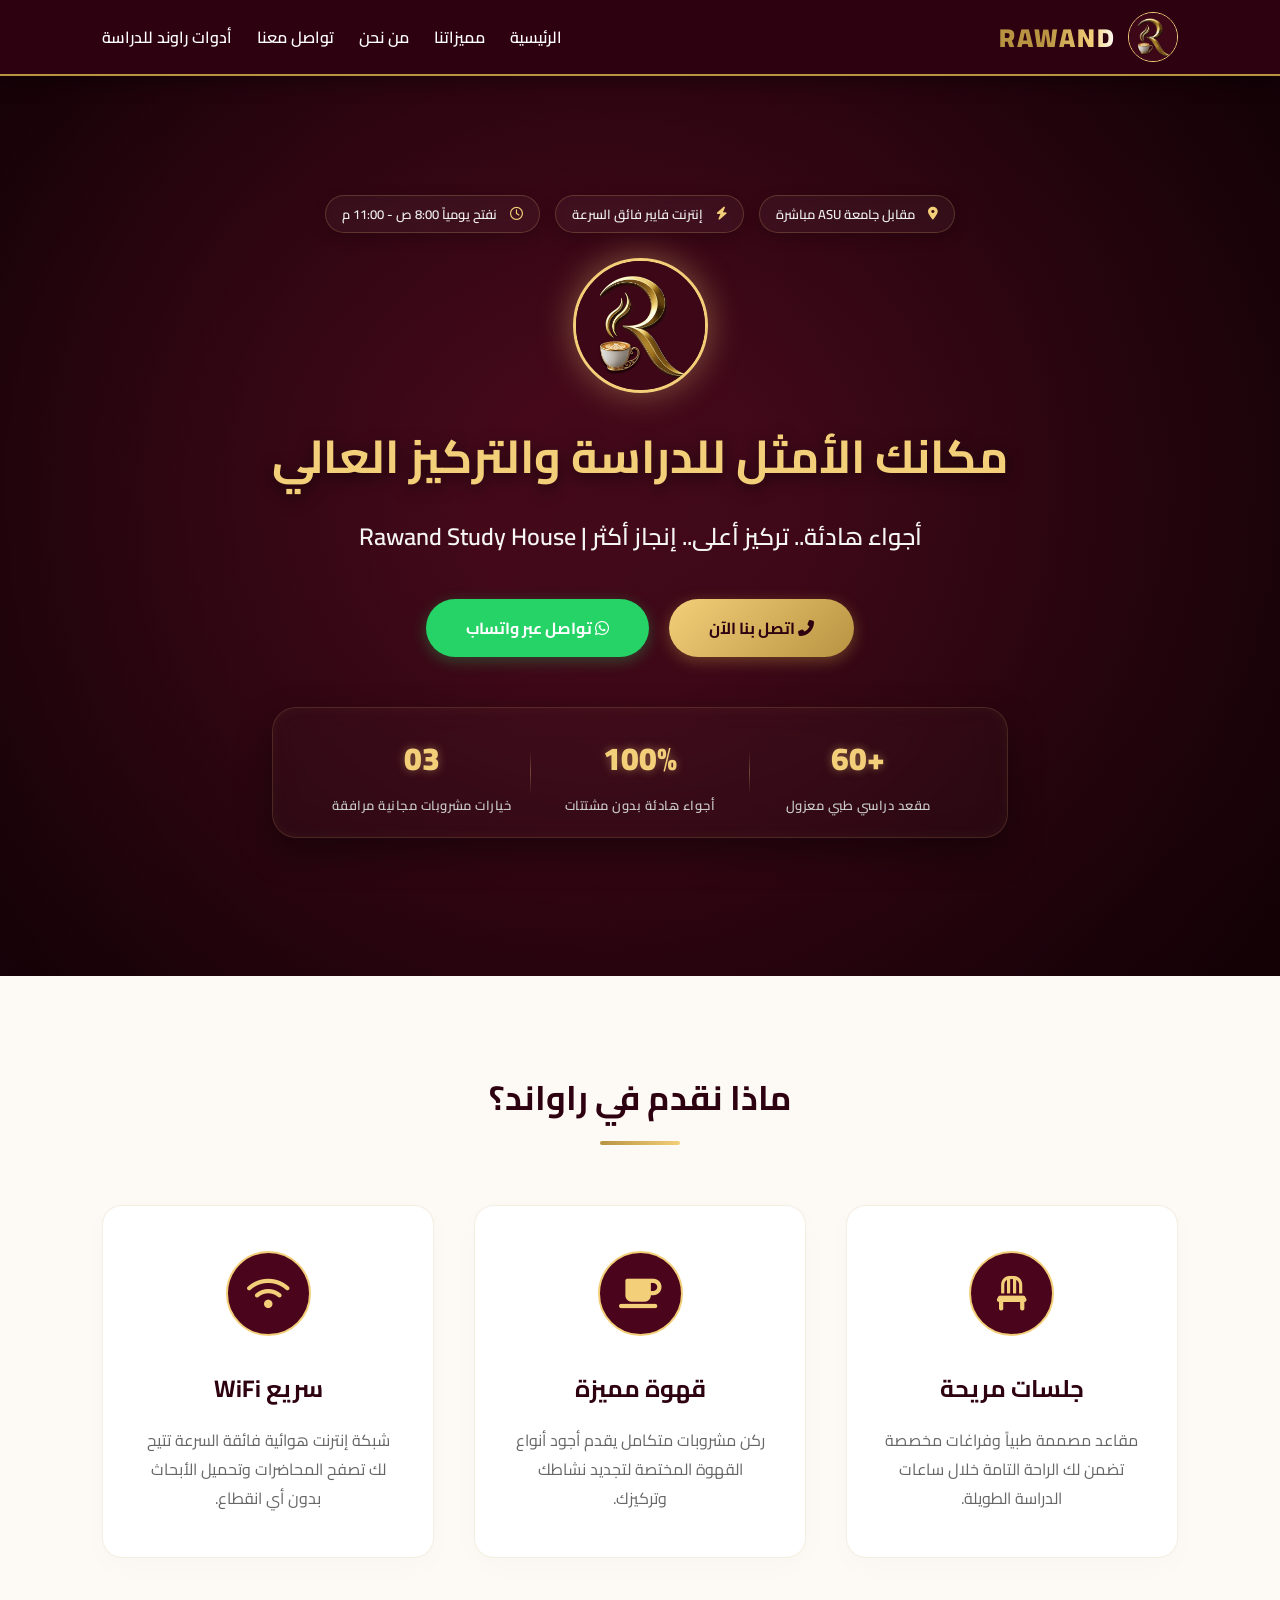
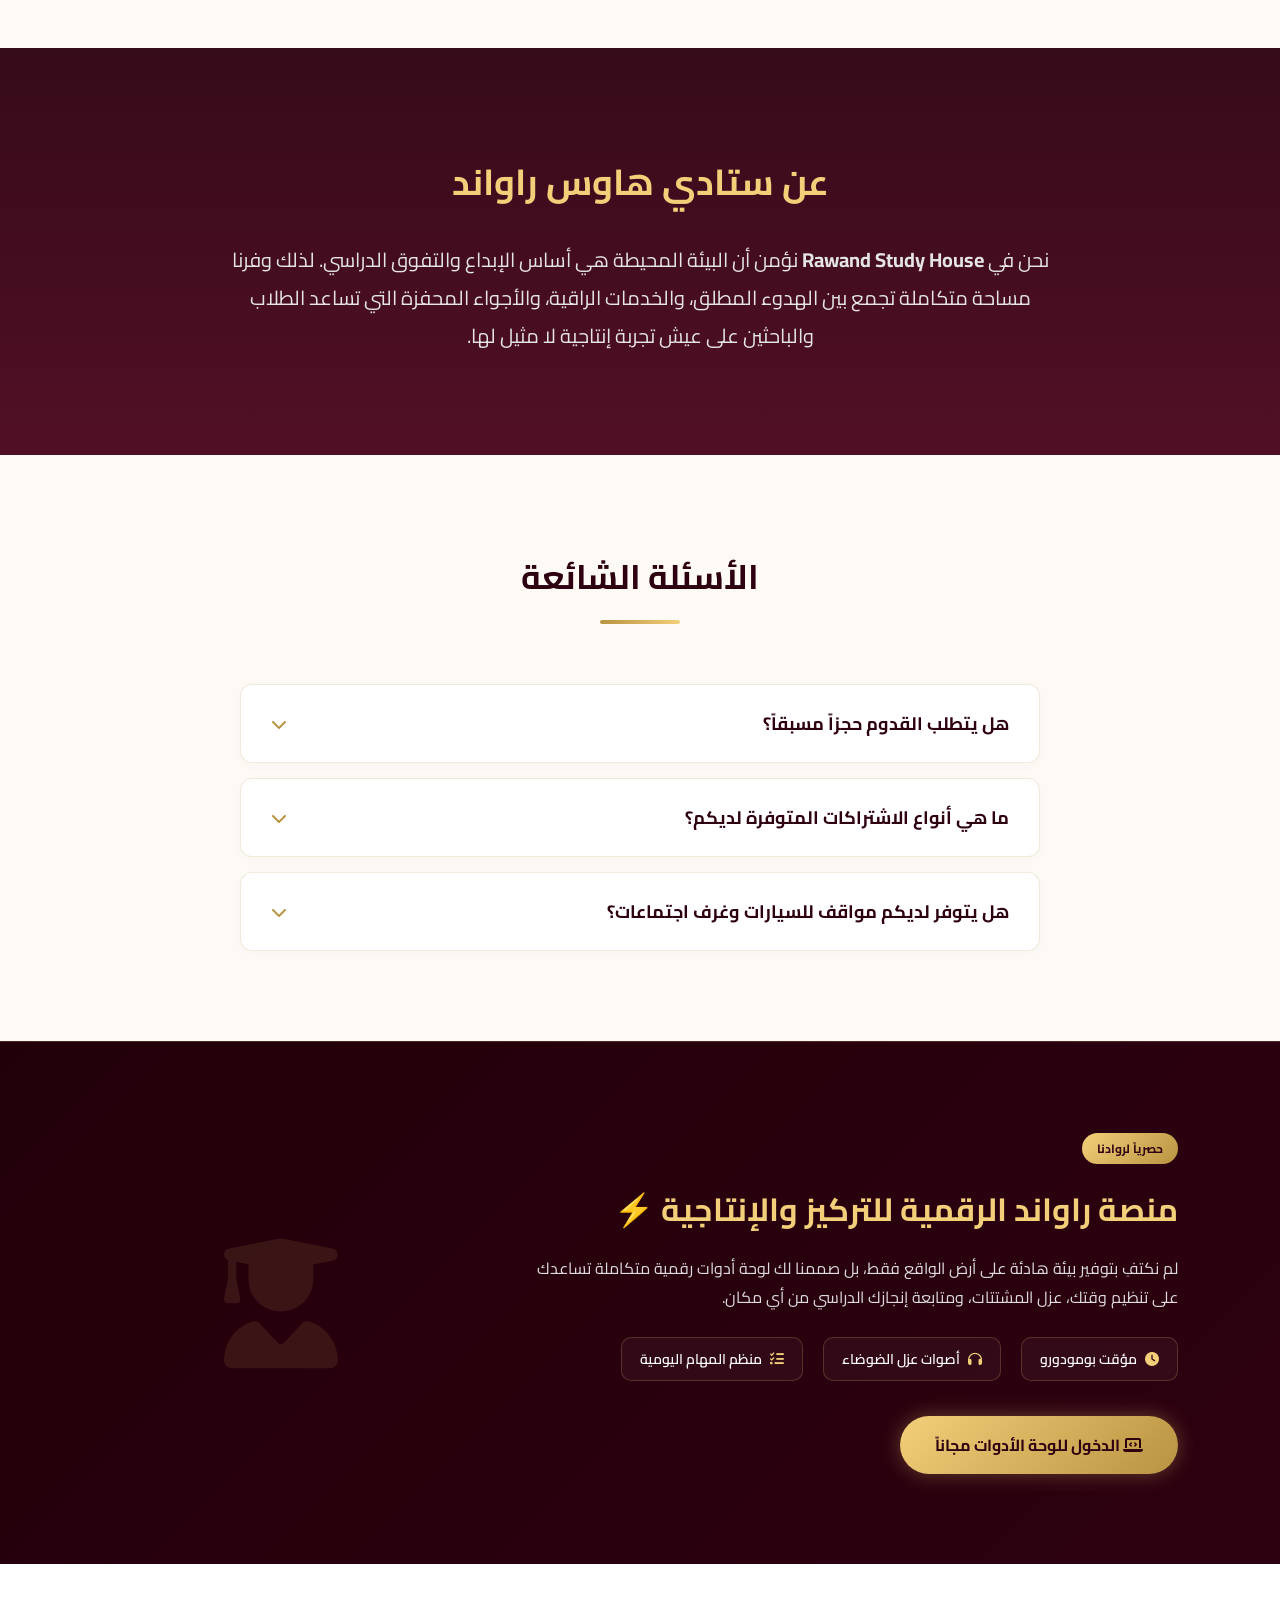
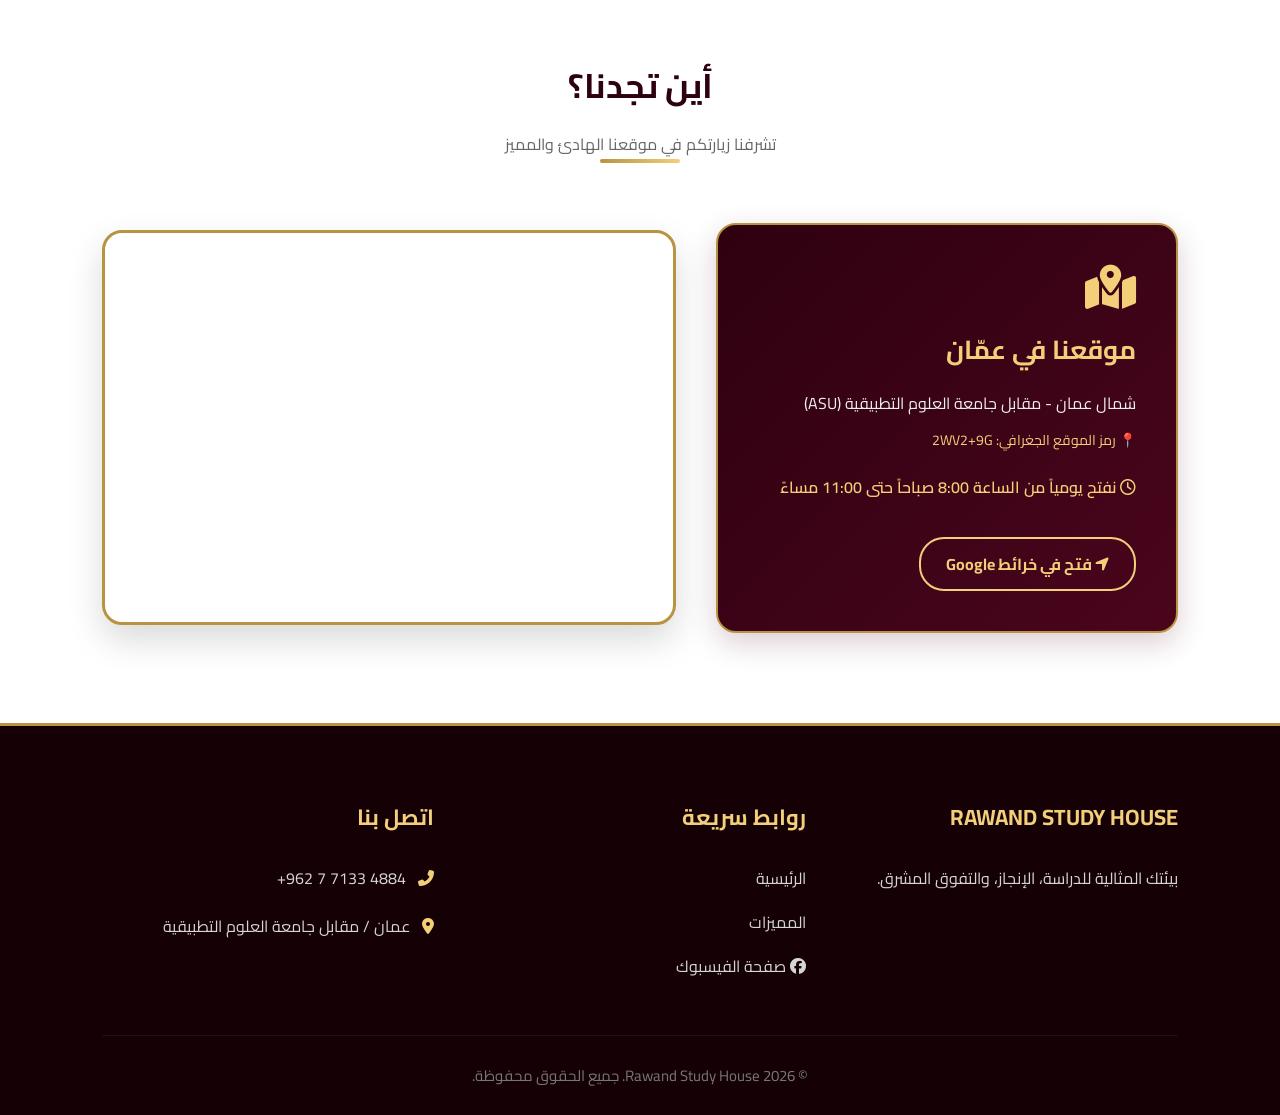
<file: index.html>
<!DOCTYPE html>
<html lang="ar" dir="rtl">
<head>
    <meta charset="UTF-8">
    <meta name="viewport" content="width=device-width, initial-scale=1.0">
    
    <title>ستادي هاوس راواند | Rawand Study House - مكانك للدراسة والتركيز في عمّان</title>
    <meta name="description" content="ستادي هاوس راواند (Rawand Study House) هو المكان الأمثل للدراسة، التركيز، والإنجاز في عمّان مقابل جامعة العلوم التطبيقية (ASU). نوفر أجواء هادئة واشتراكات مرنة للطلاب.">
    <meta name="keywords" content="ستادي هاوس راواند, Rawand Study House, جامعة العلوم التطبيقية, ASU, applied science private university, study house, study, ستادي هاوس, دراسة, مساحة دراسة عمان, مكان للدراسة, قاعات تدريس عمان">
    <meta name="author" content="Rawand Study House">
    <meta name="robots" content="index, follow">

    <link rel="canonical" href="https://www.rawandstudyhouse.com/">

    <meta property="og:type" content="website">
    <meta property="og:locale" content="ar_AR">
    <meta property="og:site_name" content="Rawand Study House">
    <meta property="og:title" content="ستادي هاوس راواند | Rawand Study House - مكانك للدراسة والتركيز">
    <meta property="og:description" content="أجواء هادئة.. تركيز أعلى.. إنجاز أكثر. تشرفنا زيارتكم في مساحة الدراسة المفضلة لطلاب الجامعات مقابل جامعة العلوم التطبيقية ASU.">
    <meta property="og:image" content="https://www.rawandstudyhouse.com/banar.jpg">
    <meta property="og:image:width" content="1200">
    <meta property="og:image:height" content="630">
    <meta property="og:url" content="https://www.rawandstudyhouse.com/">

    <meta name="twitter:card" content="summary_large_image">
    <meta name="twitter:title" content="ستادي هاوس راواند | Rawand Study House">
    <meta name="twitter:description" content="المساحة المثالية للدراسة والتركيز في عمان مقابل جامعة العلوم التطبيقية ASU.">
    <meta name="twitter:image" content="https://www.rawandstudyhouse.com/banar.jpg">
<link rel="icon" type="image/png" href="logo2.png">

<link rel="apple-touch-icon" href="logo2.png">
    <link rel="stylesheet" href="style.css">
    <link rel="stylesheet" href="https://cdnjs.cloudflare.com/ajax/libs/font-awesome/6.4.0/css/all.min.css">

    <script type="application/ld+json">
    {
      "@context": "https://schema.org",
      "@type": "LocalBusiness",
      "name": "ستادي هاوس راواند - Rawand Study House",
      "image": "https://www.rawandstudyhouse.com/logo.jpg",
      "description": "بيئة دراسية مثالية ومساحة مشتركة هادئة للطلاب والباحثين مقابل جامعة العلوم التطبيقية الخصوصية ASU.",
      "telephone": "+962771334884",
      "url": "https://www.rawandstudyhouse.com/",
      "address": {
        "@type": "PostalAddress",
        "streetAddress": "مقابل جامعة العلوم التطبيقية",
        "addressLocality": "عمّان",
        "addressCountry": "JO"
      },
      "geo": {
        "@type": "GeoCoordinates",
        "latitude": "32.0354", 
        "longitude": "35.8812"
      },
      "openingHoursSpecification": {
        "@type": "OpeningHoursSpecification",
        "dayOfWeek": [
          "Monday",
          "Tuesday",
          "Wednesday",
          "Thursday",
          "Friday",
          "Saturday",
          "Sunday"
        ],
        "opens": "08:00",
        "closes": "23:00"
      }
    }
    </script>
</head>
<body>

    <div class="ambient-glow"></div>

    <header>
        <div class="logo-container">
            <img src="./logo2.png" alt="شعار ستادي هاوس راواند - Rawand Study House Logo" class="nav-logo">
            <span class="brand-name animate-shine">RAWAND</span>
        </div>
        
        <div class="menu-toggle" id="mobile-menu">
            <i class="fas fa-bars"></i>
        </div>

        <nav id="nav-menu">
            <ul>
                <li><a href="#home">الرئيسية</a></li>
                <li><a href="#features">مميزاتنا</a></li>
                <li><a href="#about">من نحن</a></li>
                <li><a href="#contact">تواصل معنا</a></li>
                <li><a href="tools.html">أدوات راوند للدراسة</a></li>
            </ul>
        </nav>
    </header>

    <section id="home" class="hero-section">
        <div class="hero-overlay"></div>
        <div class="hero-light-beams"></div>
        
        <div class="hero-content">
            <div class="hero-badges-tray">
                <span class="hero-badge animate-float-delay1"><i class="fas fa-map-marker-alt text-gold"></i> مقابل جامعة ASU مباشرة</span>
                <span class="hero-badge animate-float-delay2"><i class="fas fa-bolt text-gold"></i> إنترنت فايبر فائق السرعة</span>
                <span class="hero-badge animate-float-delay3"><i class="far fa-clock text-gold"></i> نفتح يومياً 8:00 ص - 11:00 م</span>
            </div>

            <img src="logo2.png" alt="Rawand Study House Logo" class="main-hero-logo float-animation">
            
            <h1 class="slide-down-fade">مكانك الأمثل للدراسة والتركيز العالي</h1>
            <p class="tagline slide-up-fade">أجواء هادئة.. تركيز أعلى.. إنجاز أكثر | Rawand Study House</p>
            
            <div class="hero-buttons pop-in-delay">
                <a href="tel:+962771334884" class="btn-gold"><i class="fas fa-phone-alt"></i> اتصل بنا الآن</a>
                <a href="https://wa.me/962771334884?text=مرحبا%20راواند%20ستادي%20هاوس%20أود%20الاستفسار%20عن%20باقات%20الدراسة%20المتاحة%20اليوم" target="_blank" class="btn-whatsapp"><i class="fab fa-whatsapp"></i> تواصل عبر واتساب</a>
            </div>

            <div class="hero-stats-panel pop-in-delay">
                <div class="stat-item">
                    <span class="stat-number">+60</span>
                    <span class="stat-label">مقعد دراسي طبي معزول</span>
                </div>
                <div class="stat-divider"></div>
                <div class="stat-item">
                    <span class="stat-number">100%</span>
                    <span class="stat-label">أجواء هادئة بدون مشتتات</span>
                </div>
                <div class="stat-divider"></div>
                <div class="stat-item">
                    <span class="stat-number">03</span>
                    <span class="stat-label">خيارات مشروبات مجانية مرافقة</span>
                </div>
            </div>
        </div>
    </section>

    <section id="features" class="features-section reveal">
        <div class="section-title">
            <h2>ماذا نقدم في راواند؟</h2>
            <div class="gold-line"></div>
        </div>
        <div class="features-grid">
            <div class="feature-card item-reveal">
                <div class="icon-box">
                    <i class="fas fa-chair"></i>
                </div>
                <h3>جلسات مريحة</h3>
                <p>مقاعد مصممة طبياً وفراغات مخصصة تضمن لك الراحة التامة خلال ساعات الدراسة الطويلة.</p>
            </div>
            <div class="feature-card item-reveal">
                <div class="icon-box">
                    <i class="fas fa-coffee"></i>
                </div>
                <h3>قهوة مميزة</h3>
                <p>ركن مشروبات متكامل يقدم أجود أنواع القهوة المختصة لتجديد نشاطك وتركيزك.</p>
            </div>
            <div class="feature-card item-reveal">
                <div class="icon-box">
                    <i class="fas fa-wifi"></i>
                </div>
                <h3>سريع WiFi</h3>
                <p>شبكة إنترنت هوائية فائقة السرعة تتيح لك تصفح المحاضرات وتحميل الأبحاث بدون أي انقطاع.</p>
            </div>
        </div>
    </section>

    <section id="about" class="about-section reveal">
        <div class="about-container">
            <div class="about-text">
                <h2>عن ستادي هاوس راواند</h2>
                <p>نحن في <strong>Rawand Study House</strong> نؤمن أن البيئة المحيطة هي أساس الإبداع والتفوق الدراسي. لذلك وفرنا مساحة متكاملة تجمع بين الهدوء المطلق، والخدمات الراقية، والأجواء المحفزة التي تساعد الطلاب والباحثين على عيش تجربة إنتاجية لا مثيل لها.</p>
            </div>
        </div>
    </section>


    <section id="faq" class="faq-section reveal">
    <div class="section-title">
        <h2>الأسئلة الشائعة</h2>
        <div class="gold-line"></div>
    </div>
    
    <div class="faq-container">
        <div class="faq-item">
            <button class="faq-question">
                <span>هل يتطلب القدوم حجزاً مسبقاً؟</span>
                <i class="fas fa-chevron-down"></i>
            </button>
            <div class="faq-answer">
                <p>لا يتطلب حجز مسبق للزيارات اليومية، يمكنك القدوم في أي وقت واختيار مقعدك المفضل. الحجز المسبق يفضل فقط للغرف الجماعية أو الاجتماعات لضمان توفرها.</p>
            </div>
        </div>

        <div class="faq-item">
            <button class="faq-question">
                <span>ما هي أنواع الاشتراكات المتوفرة لديكم؟</span>
                <i class="fas fa-chevron-down"></i>
            </button>
            <div class="faq-answer">
                <p>نوفر باقات مرنة تناسب الجميع: باقات يومية، أسبوعية، واشتراكات شهرية متكاملة بخصومات خاصة لطلاب الجامعات وبما يتناسب مع فترات الامتحانات.</p>
            </div>
        </div>

        <div class="faq-item">
            <button class="faq-question">
                <span>هل يتوفر لديكم مواقف للسيارات وغرف اجتماعات؟</span>
                <i class="fas fa-chevron-down"></i>
            </button>
            <div class="faq-answer">
                <p>نعم، نتميز بموقع سهل الوصول وتتوفر مواقف سيارات آمنة ومجانية ومحيطة بالمكان، بالإضافة إلى غرف دراسة جماعية معزولة ومجهزة بشاشات عرض ذكية.</p>
            </div>
        </div>
    </div>
</section>

<section id="tools-preview" class="tools-preview-section reveal">
    <div class="tools-preview-container">
        <div class="preview-text">
            <span class="badge-gold">حصرياً لروادنا</span>
            <h2>منصة راواند الرقمية للتركيز والإنتاجية ⚡</h2>
            <p>لم نكتفِ بتوفير بيئة هادئة على أرض الواقع فقط، بل صممنا لك لوحة أدوات رقمية متكاملة تساعدك على تنظيم وقتك، عزل المشتتات، ومتابعة إنجازك الدراسي من أي مكان.</p>
            
            <div class="preview-features">
                <span><i class="fas fa-clock text-gold"></i> مؤقت بومودورو</span>
                <span><i class="fas fa-headphones text-gold"></i> أصوات عزل الضوضاء</span>
                <span><i class="fas fa-tasks text-gold"></i> منظم المهام اليومية</span>
            </div>
            
            <a href="tools.html" class="btn-glow-gold"><i class="fas fa-laptop-code"></i> الدخول للوحة الأدوات مجاناً</a>
        </div>
        <div class="preview-icon-box">
            <i class="fas fa-user-graduate giant-icon"></i>
        </div>
    </div>
</section>



<section id="location" class="location-section reveal">
    <div class="section-title">
        <h2>أين تجدنا؟</h2>
        <p class="subtitle">تشرفنا زيارتكم في موقعنا الهادئ والمميز</p>
        <div class="gold-line"></div>
    </div>
    
    <div class="location-container">
        <div class="address-card item-reveal">
            <i class="fas fa-map-marked-alt map-icon-animate"></i>
            <h3>موقعنا في عمّان</h3>
            <p>شمال عمان - مقابل جامعة العلوم التطبيقية (ASU)</p>
            <p style="color: var(--gold-bright); font-size: 14px; margin-top: 5px;">📍 رمز الموقع الجغرافي: 2WV2+9G</p>
            
            <p class="working-hours"><i class="far fa-clock"></i> نفتح يومياً من الساعة 8:00 صباحاً حتى 11:00 مساءً</p>
            
            <a href="https://www.google.com/maps/search/?api=1&query=2WV2%2B9G%20Amman" target="_blank" class="btn-map-direct">
                <i class="fas fa-location-arrow"></i> فتح في خرائط Google
            </a>
        </div>
        
        <div class="map-wrapper item-reveal">
            <iframe 
                src="https://www.google.com/maps/embed?pb=!1m18!1m12!1m3!1d946.5920617596823!2d35.901410520232155!3d32.0435958578198!2m3!1f0!2f0!3f0!3m2!1i1024!2i768!4f13.1!3m3!1m2!1s0x151c9f4ce207de6b%3A0x82f0c0fda6998053!2sRawand%20Study%20House!5e1!3m2!1sar!2sjo!4v1782422446477!5m2!1sar!2sjo" 
                width="100%" 
                height="380" 
                style="border:0;" 
                allowfullscreen="" 
                loading="lazy" 
                referrerpolicy="no-referrer-when-downgrade">
            </iframe>
        </div>
    </div>
</section>

    <footer id="contact">
        <div class="footer-grid">
            <div class="footer-about">
                <h3 class="animate-shine">RAWAND STUDY HOUSE</h3>
                <p>بيئتك المثالية للدراسة، الإنجاز، والتفوق المشرق.</p>
            </div>
            <div class="footer-links">
                <h3>روابط سريعة</h3>
                <ul>
                    <li><a href="#home">الرئيسية</a></li>
                    <li><a href="#features">المميزات</a></li>
                    <li><a href="https://www.facebook.com/profile.php?id=61589064834927" target="_blank"><i class="fab fa-facebook"></i> صفحة الفيسبوك</a></li>
                </ul>
            </div>
            <div class="footer-contact">
                <h3>اتصل بنا</h3>
                <p><i class="fas fa-phone-alt gold-text"></i> <a href="tel:+962771334884" dir="ltr">+962 7 7133 4884</a></p>
                <p><i class="fas fa-map-marker-alt gold-text"></i>عمان / مقابل جامعة العلوم التطبيقية</p>
            </div>
        </div>
        <div class="footer-bottom">
            <p>&copy; 2026 Rawand Study House. جميع الحقوق محفوظة.</p>
        </div>
    </footer>

   <script>
    document.addEventListener('DOMContentLoaded', () => {

        // 1. سكربت حركة الظهور التدريجي الفاخرة عند التمرير (Scroll Reveal)
        const observer = new IntersectionObserver((entries) => {
            entries.forEach((entry) => {
                if (entry.isIntersecting) {
                    entry.target.classList.add('active');
                }
            });
        }, { threshold: 0.15 });

        document.querySelectorAll('.reveal, .item-reveal').forEach((el) => observer.observe(el));

        // 2. سكربت الأسئلة الشائعة التفاعلي (يشتغل مرة واحدة فقط وبنعومة)
        const faqQuestions = document.querySelectorAll('.faq-question');
        faqQuestions.forEach(question => {
            question.addEventListener('click', (event) => {
                event.preventDefault();
                const currentItem = question.parentElement;
                
                // إغلاق أي سؤال آخر مفتوح لتركيز عين الطالب على سؤال واحد
                document.querySelectorAll('.faq-item').forEach(item => {
                    if (item !== currentItem) {
                        item.classList.remove('active');
                    }
                });
                
                // تبديل حالة السؤال الحالي (فتح / إغلاق)
                currentItem.classList.toggle('active');
            });
        });

        // 3. سكربت فتح وإغلاق الناف بار المتجاوب للموبايل (Hamburger Menu)
        const mobileMenu = document.getElementById('mobile-menu');
        const navMenu = document.getElementById('nav-menu');
        
        if (mobileMenu && navMenu) {
            const toggleIcon = mobileMenu.querySelector('i');

            mobileMenu.addEventListener('click', (event) => {
                event.stopPropagation();
                navMenu.classList.toggle('active');
                
                if (navMenu.classList.contains('active')) {
                    if (toggleIcon) toggleIcon.className = "fas fa-times"; // تحويل لعلامة X
                    mobileMenu.style.transform = "rotate(90deg)";
                } else {
                    if (toggleIcon) toggleIcon.className = "fas fa-bars"; // إعادة لـ 3 خطوط
                    mobileMenu.style.transform = "rotate(0deg)";
                }
            });

            // إغلاق المنيو تلقائياً عند الضغط على أي رابط للانتقال السلس
            document.querySelectorAll('#nav-menu ul li a').forEach(link => {
                link.addEventListener('click', () => {
                    navMenu.classList.remove('active');
                    if (toggleIcon) toggleIcon.className = "fas fa-bars";
                    mobileMenu.style.transform = "rotate(0deg)";
                });
            });
        }
    });
    </script>
</body>
</html>
</file>
<file: style.css>
/* استيراد خط "Cairo" للموقع الفاخر */
@import url('https://fonts.googleapis.com/css2?family=Cairo:wght@300;400;600;700&display=swap');

:root {
    --primary-burgundy: #4a051c; 
    --dark-burgundy: #2e0110;    
    --gold-bright: #f3cf7a;       
    --gold-dark: #b89341;         
    --text-light: #ffffff;
    --text-dark: #333333;
    --bg-light: #fdfaf6;          
}

* {
    margin: 0;
    padding: 0;
    box-sizing: border-box;
    font-family: 'Cairo', sans-serif;
    scroll-behavior: smooth;
}

body {
    background-color: var(--bg-light);
    color: var(--text-dark);
    overflow-x: hidden;
}

/* توهج محيطي عائم في الخلفية لإعطاء عمق للموقع */
.ambient-glow {
    position: fixed;
    top: -20%; left: -10%;
    width: 60vw; height: 60vh;
    background: radial-gradient(circle, rgba(74, 5, 28, 0.15) 0%, transparent 70%);
    z-index: -1;
    pointer-events: none;
    animation: ambientFloat 12s infinite alternate ease-in-out;
}

@keyframes ambientFloat {
    0% { transform: translate(0, 0) scale(1); }
    100% { transform: translate(10vw, 15vh) scale(1.2); }
}

/* الهيدر */
header {
    background-color: var(--dark-burgundy);
    border-bottom: 2px solid var(--gold-dark);
    display: flex;
    justify-content: space-between;
    align-items: center;
    padding: 12px 8%;
    position: sticky;
    top: 0;
    z-index: 1000;
    box-shadow: 0 4px 20px rgba(0,0,0,0.4);
    backdrop-filter: blur(5px);
}

.logo-container {
    display: flex;
    align-items: center;
    gap: 12px;
}

.nav-logo {
    height: 50px;
    width: 50px;
    border-radius: 50%;
    border: 1px solid var(--gold-bright);
    object-fit: cover;
    transition: transform 0.5s ease;
}

.logo-container:hover .nav-logo {
    transform: rotate(360deg);
}

/* 🔥 أنيميشن قوي جداً وخاطف لاسم راواند (تأثير المسح الضوئي والبريق الذهبي المتكرر) */
.brand-name {
    font-size: 26px;
    font-weight: 900;
    letter-spacing: 2px;
    background: linear-gradient(to right, #b89341 20%, #f3cf7a 40%, #fff 50%, #f3cf7a 60%, #b89341 80%);
    background-size: 200% auto;
    color: transparent;
    -webkit-background-clip: text;
    background-clip: text;
    animation: shineText 3s linear infinite, letterGlow 2s infinite alternate;
}

@keyframes shineText {
    0% { background-position: 200% center; }
    100% { background-position: -200% center; }
}

@keyframes letterGlow {
    0% { filter: drop-shadow(0 0 2px rgba(243, 207, 122, 0.3)); text-shadow: 0 0 1px rgba(243, 207, 122, 0.2); }
    100% { filter: drop-shadow(0 0 12px rgba(243, 207, 122, 0.8)); text-shadow: 0 0 2px rgba(255, 255, 255, 0.5); }
}

header nav ul {
    display: flex;
    list-style: none;
    gap: 25px;
}

header nav ul li a {
    color: var(--text-light);
    text-decoration: none;
    font-weight: 600;
    font-size: 16px;
    position: relative;
    padding: 5px 0;
    transition: color 0.3s;
}

header nav ul li a::after {
    content: '';
    position: absolute;
    bottom: 0; left: 0;
    width: 0; height: 2px;
    background-color: var(--gold-bright);
    transition: width 0.3s ease;
}

header nav ul li a:hover {
    color: var(--gold-bright);
}

header nav ul li a:hover::after {
    width: 100%;
}

/* ================= 🚀 القسم الرئيسي الخارق (Hero Section) ================= */
.hero-section {
    position: relative;
    background: linear-gradient(135deg, var(--primary-burgundy), var(--dark-burgundy));
    /* السر هنا: تغيير height إلى min-height ليتمتد القسم تلقائياً إذا زاد المحتوى */
    min-height: 100vh; 
    display: flex;
    align-items: center;
    justify-content: center;
    text-align: center;
    color: var(--text-light);
    overflow: hidden;
    padding-top: 60px; /* مساحة علوية */
    padding-bottom: 80px; /* مساحة سفلية تمنع قص لوحة الإحصائيات الزجاجية */
}

.hero-overlay {
    position: absolute;
    top: 0; left: 0; width: 100%; height: 100%;
    background: radial-gradient(circle, transparent 20%, #0d0004 95%);
    opacity: 0.85;
    z-index: 1;
}

/* أشعة ضوئية متحركة ناعمة في الخلفية لمنع الجمود */
.hero-light-beams {
    position: absolute;
    top: -50%; left: -50%; width: 200%; height: 200%;
    background: radial-gradient(ellipse at center, rgba(243, 207, 122, 0.03) 0%, transparent 60%);
    z-index: 1;
    animation: rotateBeams 25s linear infinite;
    pointer-events: none;
}

@keyframes rotateBeams {
    0% { transform: rotate(0deg); }
    100% { transform: rotate(360deg); }
}

.hero-content {
    position: relative;
    z-index: 2;
    max-width: 1000px;
    padding: 20px;
    display: flex;
    flex-direction: column;
    align-items: center;
}

/* 1. شريط الشارات العائمة */
.hero-badges-tray {
    display: flex;
    gap: 15px;
    margin-bottom: 25px;
    flex-wrap: wrap;
    justify-content: center;
}

.hero-badge {
    background: rgba(255, 255, 255, 0.04);
    border: 1px solid rgba(243, 207, 122, 0.2);
    padding: 6px 16px;
    border-radius: 20px;
    font-size: 13px;
    font-weight: 600;
    color: #f0f0f0;
    backdrop-filter: blur(5px);
    box-shadow: 0 4px 15px rgba(0,0,0,0.2);
    display: flex;
    align-items: center;
    gap: 8px;
}

/* حركات الطفو المتفاوتة للشارات لإعطاء تأثير ثلاثي الأبعاد مذهل */
.animate-float-delay1 { animation: floatBadge 3.5s infinite alternate ease-in-out; }
.animate-float-delay2 { animation: floatBadge 4s infinite alternate ease-in-out; animation-delay: 0.5s; }
.animate-float-delay3 { animation: floatBadge 4.5s infinite alternate ease-in-out; animation-delay: 1s; }

@keyframes floatBadge {
    0% { transform: translateY(0px); box-shadow: 0 4px 15px rgba(0,0,0,0.2); }
    100% { transform: translateY(-6px); border-color: var(--gold-bright); box-shadow: 0 10px 20px rgba(243, 207, 122, 0.15); }
}

.main-hero-logo {
    width: 135px;
    height: 135px;
    border-radius: 50%;
    border: 3px solid var(--gold-bright);
    margin-bottom: 20px;
    box-shadow: 0 0 35px rgba(243, 207, 122, 0.4);
}

.slide-down-fade {
    font-size: 44px;
    font-weight: 900;
    color: var(--gold-bright);
    text-shadow: 0 4px 15px rgba(0,0,0,0.6);
    margin-bottom: 12px;
}

.tagline {
    font-size: 22px;
    margin-bottom: 35px;
    color: #e5e5e5;
    font-weight: 600;
}

.hero-buttons {
    display: flex;
    justify-content: center;
    gap: 20px;
    margin-bottom: 50px; /* تفريغ مساحة للوحة الإحصاءات السفلية */
}

/* 2. لوحة عدادات الإنجاز الزجاجية (Glassmorphic Panel) */
.hero-stats-panel {
    display: flex;
    background: rgba(255, 255, 255, 0.02);
    border: 1px solid rgba(243, 207, 122, 0.15);
    padding: 20px 40px;
    border-radius: 24px;
    backdrop-filter: blur(15px);
    box-shadow: 0 15px 35px rgba(0, 0, 0, 0.4), inset 0 0 15px rgba(243, 207, 122, 0.05);
    width: 100%;
    max-width: 850px;
    justify-content: space-around;
    align-items: center;
    animation: panelGlow 4s infinite alternate ease-in-out;
}

@keyframes panelGlow {
    0% { border-color: rgba(243, 207, 122, 0.15); box-shadow: 0 15px 35px rgba(0, 0, 0, 0.4); }
    100% { border-color: rgba(243, 207, 122, 0.35); box-shadow: 0 15px 40px rgba(74, 5, 28, 0.4), 0 0 15px rgba(243, 207, 122, 0.05); }
}

.stat-item {
    display: flex;
    flex-direction: column;
    align-items: center;
    gap: 5px;
    flex: 1;
}

.stat-number {
    font-size: 32px;
    font-weight: 900;
    color: var(--gold-bright);
    text-shadow: 0 0 10px rgba(243, 207, 122, 0.4);
}

.stat-label {
    font-size: 13px;
    color: #cccccc;
    font-weight: 600;
    letter-spacing: 0.5px;
}

.stat-divider {
    width: 1px;
    height: 45px;
    background: linear-gradient(to bottom, transparent, rgba(243, 207, 122, 0.3), transparent);
}

/* التجاوب التام والذكي مع شاشات الهواتف */

/* أنيميشن نصوص الهيرو الرائعة عند دخول الموقع */
.slide-down-fade {
    font-size: 46px;
    font-weight: 700;
    color: var(--gold-bright);
    margin-bottom: 15px;
    animation: slideDown 1s cubic-bezier(0.17, 0.67, 0.83, 0.67) forwards;
}

.tagline {
    font-size: 24px;
    margin-bottom: 40px;
    color: #f5f5f5;
    animation: slideUp 1.2s cubic-bezier(0.17, 0.67, 0.83, 0.67) forwards;
}

@keyframes slideDown {
    0% { opacity: 0; transform: translateY(-40px); }
    100% { opacity: 1; transform: translateY(0); }
}

@keyframes slideUp {
    0% { opacity: 0; transform: translateY(40px); }
    100% { opacity: 1; transform: translateY(0); }
}

.pop-in-delay {
    animation: popIn 1.5s ease forwards;
}

@keyframes popIn {
    0% { opacity: 0; transform: scale(0.9); }
    100% { opacity: 1; transform: scale(1); }
}

/* أزرار الاتصال التفاعلية بحركات نبض مذهلة */
.hero-buttons {
    display: flex;
    justify-content: center;
    gap: 20px;
}

.btn-gold {
    background: linear-gradient(135deg, var(--gold-bright), var(--gold-dark));
    color: var(--dark-burgundy);
    padding: 14px 40px;
    border-radius: 30px;
    text-decoration: none;
    font-weight: 700;
    box-shadow: 0 4px 15px rgba(184, 147, 65, 0.4);
    transition: all 0.4s ease;
    position: relative;
    overflow: hidden;
}

.btn-gold:hover {
    transform: translateY(-5px) scale(1.05);
    box-shadow: 0 10px 25px rgba(243, 207, 122, 0.7);
}

.btn-whatsapp {
    background-color: #25d366;
    color: #fff;
    padding: 14px 40px;
    border-radius: 30px;
    text-decoration: none;
    font-weight: 700;
    transition: all 0.4s ease;
    box-shadow: 0 4px 15px rgba(37, 211, 102, 0.3);
}

.btn-whatsapp:hover {
    transform: translateY(-5px) scale(1.05);
    box-shadow: 0 10px 25px rgba(37, 211, 102, 0.6);
}

/* حركات الاستجابة الذكية أثناء التمرير لأسفل (Scroll Reveals) */
.reveal {
    opacity: 0;
    transform: translateY(50px);
    transition: all 1s cubic-bezier(0.1, 0.8, 0.2, 1);
}

.reveal.active {
    opacity: 1;
    transform: translateY(0);
}

/* قسم المميزات والخدمات الثلاثية */
.features-section {
    padding: 90px 8%;
    background-color: var(--bg-light);
}

.section-title {
    text-align: center;
    margin-bottom: 60px;
}

.section-title h2 {
    font-size: 34px;
    color: var(--dark-burgundy);
    margin-bottom: 12px;
}

.gold-line {
    width: 80px;
    height: 4px;
    background: linear-gradient(to right, var(--gold-dark), var(--gold-bright));
    margin: 0 auto;
    border-radius: 5px;
}

.features-grid {
    display: grid;
    grid-template-columns: repeat(auto-fit, minmax(280px, 1fr));
    gap: 40px;
}

/* كروت الخدمات المتطورة بحركات الرفع وارتجاج الأيقونات */
.feature-card {
    background: #ffffff;
    border: 1px solid rgba(184, 147, 65, 0.15);
    padding: 45px 35px;
    border-radius: 20px;
    text-align: center;
    box-shadow: 0 8px 30px rgba(0,0,0,0.02);
    transform: translateY(30px);
    opacity: 0;
    transition: transform 0.6s cubic-bezier(0.16, 1, 0.3, 1), opacity 0.6s ease, border-color 0.3s;
}

.feature-card.active {
    transform: translateY(0);
    opacity: 1;
}

/* تأخير حركة ظهور البطاقات بالتتابع لجعلها تبدو كعرض سينمائي */
.features-grid .feature-card:nth-child(1) { transition-delay: 0.1s; }
.features-grid .feature-card:nth-child(2) { transition-delay: 0.3s; }
.features-grid .feature-card:nth-child(3) { transition-delay: 0.5s; }

.feature-card:hover {
    transform: translateY(-12px) scale(1.02);
    border-color: var(--gold-bright);
    box-shadow: 0 15px 40px rgba(74, 5, 28, 0.1);
}

.icon-box {
    width: 85px;
    height: 85px;
    background-color: var(--primary-burgundy);
    border-radius: 50%;
    display: flex;
    align-items: center;
    justify-content: center;
    margin: 0 auto 30px;
    border: 2px solid var(--gold-bright);
    transition: transform 0.4s ease, background-color 0.3s;
}

.icon-box i {
    font-size: 34px;
    color: var(--gold-bright);
    transition: transform 0.3s ease;
}

/* انيميشن رائع للأيقونة عند تمرير الماوس فوق الكرت */
.feature-card:hover .icon-box {
    background-color: var(--dark-burgundy);
    transform: scale(1.1);
}

.feature-card:hover .icon-box i {
    transform: rotateY(180deg);
}

.feature-card h3 {
    font-size: 24px;
    color: var(--dark-burgundy);
    margin-bottom: 15px;
}

.feature-card p {
    color: #666;
    font-size: 16px;
    line-height: 1.8;
}

/* قسم من نحن */
.about-section {
    background: linear-gradient(rgba(46, 1, 16, 0.96), rgba(74, 5, 28, 0.96)), url('https://images.unsplash.com/photo-1521587760476-6c12a4b040da?auto=format&fit=crop&w=1500&q=80') center/cover;
    background-attachment: fixed; /* تأثير بارالاكس مذهل عند النزول */
    color: var(--text-light);
    padding: 100px 10%;
    text-align: center;
}

.about-text h2 {
    color: var(--gold-bright);
    font-size: 36px;
    margin-bottom: 25px;
}

.about-text p {
    font-size: 20px;
    line-height: 1.9;
    color: #e5e5e5;
    max-width: 850px;
    margin: 0 auto;
}

/* تذييل الصفحة (Footer) */
footer {
    background-color: #150006;
    color: #d5d5d5;
    padding: 70px 8% 25px;
    border-top: 3px solid var(--gold-dark);
}

.footer-grid {
    display: grid;
    grid-template-columns: repeat(auto-fit, minmax(250px, 1fr));
    gap: 40px;
    margin-bottom: 40px;
}

.footer-about h3, .footer-links h3, .footer-contact h3 {
    color: var(--gold-bright);
    font-size: 22px;
    margin-bottom: 25px;
}

.footer-links ul {
    list-style: none;
}

.footer-links ul li {
    margin-bottom: 14px;
}

.footer-links ul li a {
    color: #d5d5d5;
    text-decoration: none;
    transition: all 0.3s;
    display: inline-block;
}

.footer-links ul li a:hover {
    color: var(--gold-bright);
    transform: translateX(-5px); /* انزلاق خفيف عند التحويم */
}

.footer-contact p {
    margin-bottom: 18px;
    display: flex;
    align-items: center;
    gap: 12px;
}

.footer-contact a {
    color: #d5d5d5;
    text-decoration: none;
    transition: color 0.3s;
}

.footer-contact a:hover {
    color: var(--gold-bright);
}

.gold-text {
    color: var(--gold-bright);
}

.footer-bottom {
    text-align: center;
    padding-top: 25px;
    border-top: 1px solid rgba(255,255,255,0.06);
    font-size: 15px;
    color: #777;
}

/* توافق ممتاز وانسيابي مع الهواتف الذكية */
 


/* تنسيقات قسم الخريطة التفاعلية */
.location-section {
    padding: 90px 8%;
    background-color: #ffffff;
}
.subtitle {
    color: #666;
    margin-top: 5px;
    font-size: 16px;
}
.location-container {
    display: flex;
    gap: 40px;
    align-items: center;
    margin-top: 40px;
}
.address-card {
    flex: 1;
    background: linear-gradient(135deg, var(--dark-burgundy), var(--primary-burgundy));
    color: #fff;
    padding: 40px;
    border-radius: 20px;
    border: 2px solid var(--gold-dark);
    box-shadow: 0 10px 30px rgba(74, 5, 28, 0.2);
    text-align: right;
}
.address-card h3 {
    color: var(--gold-bright);
    font-size: 26px;
    margin-bottom: 15px;
}
.address-card p {
    font-size: 16px;
    line-height: 1.8;
    margin-bottom: 10px;
    color: #f0f0f0;
}
.address-card .working-hours {
    margin-top: 20px;
    font-weight: 600;
    color: var(--gold-bright);
}
.map-icon-animate {
    font-size: 45px;
    color: var(--gold-bright);
    margin-bottom: 15px;
    animation: pulseGlow 2s infinite alternate;
}
@keyframes pulseGlow {
    0% { transform: scale(1); filter: drop-shadow(0 0 2px var(--gold-bright)); }
    100% { transform: scale(1.1); filter: drop-shadow(0 0 15px var(--gold-bright)); }
}
.btn-map-direct {
    display: inline-block;
    margin-top: 25px;
    padding: 10px 25px;
    background-color: transparent;
    color: var(--gold-bright);
    border: 2px solid var(--gold-bright);
    border-radius: 25px;
    text-decoration: none;
    font-weight: 700;
    transition: all 0.3s;
}
.btn-map-direct:hover {
    background-color: var(--gold-bright);
    color: var(--dark-burgundy);
    transform: translateY(-3px);
}
.map-wrapper {
    flex: 1.5;
    border-radius: 20px;
    overflow: hidden;
    border: 3px solid var(--gold-dark);
    box-shadow: 0 15px 35px rgba(0,0,0,0.15);
    transition: transform 0.4s;
}


.map-wrapper iframe {
    width: 100% !important;
    max-width: 100%;
}

.map-wrapper:hover {
    transform: scale(1.01);
}
@media (max-width: 992px) {
    .location-container {
        flex-direction: column;
    }
    .address-card, .map-wrapper {
        width: 100%;
    }
}




/* تنسيقات الأكورديون التفاعلي */
.faq-section {
    padding: 90px 15%;
    background-color: var(--bg-light);
}
.faq-container {
    max-width: 800px;
    margin: 40px auto 0;
    display: flex;
    flex-direction: column;
    gap: 15px;
}
.faq-item {
    background-color: #fff;
    border-radius: 12px;
    border: 1px solid rgba(184, 147, 65, 0.2);
    overflow: hidden;
    box-shadow: 0 4px 15px rgba(0,0,0,0.02);
    transition: all 0.3s ease;
}
.faq-question {
    width: 100%;
    padding: 22px 30px;
    background: none;
    border: none;
    outline: none;
    text-align: right;
    display: flex;
    justify-content: space-between;
    align-items: center;
    font-size: 18px;
    font-weight: 700;
    color: var(--dark-burgundy);
    cursor: pointer;
    transition: color 0.3s;
}
.faq-question i {
    font-size: 16px;
    color: var(--gold-dark);
    transition: transform 0.4s cubic-bezier(0.175, 0.885, 0.32, 1.275);
}
.faq-item:hover {
    border-color: var(--gold-bright);
    box-shadow: 0 8px 25px rgba(74, 5, 28, 0.05);
}
.faq-answer {
    max-height: 0;
    overflow: hidden;
    transition: max-height 0.4s cubic-bezier(0, 1, 0, 1), padding 0.3s;
    background-color: #fff;
    padding: 0 30px;
}
.faq-answer p {
    color: #666;
    font-size: 15px;
    line-height: 1.8;
    padding-bottom: 22px;
    border-top: 1px solid #f5f5f5;
    padding-top: 15px;
}
/* تنسيقات الحالة النشطة عند الفتح بالـ JS */
.faq-item.active {
    border-color: var(--primary-burgundy);
}
.faq-item.active .faq-question {
    color: var(--primary-burgundy);
}
.faq-item.active .faq-question i {
    transform: rotate(180deg);
    color: var(--primary-burgundy);
}
.faq-item.active .faq-answer {
    max-height: 500px; /* يعطي مساحة للانسدال الناعم */
    transition: max-height 0.4s cubic-bezier(0.99, 0.01, 0.45, 1);
}



/* تنسيقات قسم استعراض الأدوات بالصفحة الرئيسية */
.tools-preview-section {
    padding: 90px 8%;
    background: linear-gradient(135deg, #22000a, var(--dark-burgundy));
    color: #fff;
    border-top: 1px solid rgba(243, 207, 122, 0.2);
}
.tools-preview-container {
    display: flex;
    align-items: center;
    justify-content: space-between;
    gap: 50px;
    max-width: 1100px;
    margin: 0 auto;
}
.preview-text { flex: 1.5; text-align: right; }
.badge-gold {
    background: linear-gradient(135deg, var(--gold-bright), var(--gold-dark));
    color: var(--dark-burgundy);
    padding: 4px 15px; border-radius: 20px; font-size: 12px; font-weight: 700;
    display: inline-block; margin-bottom: 15px;
}
.preview-text h2 { font-size: 32px; color: var(--gold-bright); margin-bottom: 15px; }
.preview-text p { font-size: 16px; line-height: 1.8; color: #ddd; margin-bottom: 25px; }
.preview-features { display: flex; gap: 20px; margin-bottom: 35px; flex-wrap: wrap; }
.preview-features span { background: rgba(255,255,255,0.04); border: 1px solid rgba(243,207,122,0.2); padding: 8px 18px; border-radius: 10px; font-size: 14px; font-weight: 600; }
.text-gold { color: var(--gold-bright); margin-left: 5px; }

/* زر التوهج الفاخر لفتح اللوحة */
.btn-glow-gold {
    display: inline-block; padding: 14px 35px;
    background: linear-gradient(135deg, var(--gold-bright), var(--gold-dark));
    color: var(--dark-burgundy); text-decoration: none; font-weight: 700;
    border-radius: 30px; box-shadow: 0 0 20px rgba(243, 207, 122, 0.3);
    transition: all 0.4s ease;
}
.btn-glow-gold:hover {
    transform: translateY(-4px);
    box-shadow: 0 0 30px var(--gold-bright);
}
.preview-icon-box { flex: 0.8; text-align: center; }
.giant-icon { font-size: 130px; color: rgba(243, 207, 122, 0.1); animation: pulseGiant 3s infinite alternate ease-in-out; }

@keyframes pulseGiant {
    0% { transform: scale(1); color: rgba(243, 207, 122, 0.08); }
    100% { transform: scale(1.08); color: rgba(243, 207, 122, 0.18); filter: drop-shadow(0 0 15px rgba(243,207,122,0.2)); }
}

/* =========================================================================
   📱 التجاوب مع شاشات الهواتف (زر القائمة المنسدلة وتنسيق جميع الأقسام)
   ========================================================================= */

/* 1. التخصيص الأساسي لزر القائمة المخططة (مخفي افتراضياً على الشاشات الكبيرة) */
/* 1. التخصيص الأساسي لزر القائمة المخططة (مخفي افتراضياً على الشاشات الكبيرة) */
.menu-toggle {
    display: none;
    font-size: 26px;
    color: var(--gold-bright);
    cursor: pointer;
    transition: all 0.3s cubic-bezier(0.175, 0.885, 0.32, 1.275);
    z-index: 1100;
}

.menu-toggle:hover {
    color: #ffffff;
    filter: drop-shadow(0 0 8px var(--gold-bright));
}

/* 2. الأوامر الخاصة بشاشات الهواتف فقط (أصغر من 768 بكسل) */
@media (max-width: 768px) {
    header {
        flex-direction: row !important; /* تثبيت اللوجو والزر أفقياً */
        justify-content: space-between;
        align-items: center;
        padding: 15px 6%;
    }

    .menu-toggle {
        display: block; /* إظهار زر الخطوط الآن على الهاتف */
    }

    /* تحويل القائمة العادية إلى لوحة منسدلة زجاجية فخمة */
    header nav {
        position: absolute;
        top: 100%; left: 0; width: 100%;
        background: linear-gradient(135deg, rgba(21, 0, 6, 0.98), rgba(46, 1, 16, 0.98));
        border-bottom: 2px solid var(--gold-dark);
        backdrop-filter: blur(10px);
        max-height: 0; /* مخفية مغلقة افتراضياً */
        overflow: hidden;
        transition: max-height 0.4s cubic-bezier(0.16, 1, 0.3, 1);
        z-index: 1000;
    }

    /* كلاس التفعيل النشط عند الضغط على الخطوط الثلاثة ليفتح القائمة */
    header nav.active {
        max-height: 380px; /* تفتح هيدروليكياً بمرونة لأسفل */
    }

    header nav ul {
        flex-direction: column;
        text-align: center;
        padding: 10px 0;
        gap: 0;
    }

    header nav ul li a {
        display: block;
        padding: 16px 0;
        font-size: 17px;
        border-bottom: 1px solid rgba(243, 207, 122, 0.04);
    }
    
    /* --- تكييف قسم الهيرو الرئيسي للموبايل --- */
    .hero-section {
        height: auto;
        padding: 60px 4%;
    }
    .slide-down-fade { font-size: 30px; }
    .tagline { font-size: 17px; margin-bottom: 25px; }
    .hero-badges-tray { gap: 8px; }
    .hero-badge { font-size: 11px; padding: 5px 12px; }
    .hero-buttons { flex-direction: column; align-items: center; gap: 15px; }
    .btn-gold, .btn-whatsapp { width: 100%; max-width: 280px; }
    
    /* تكييف لوحة الإحصائيات الزجاجية للموبايل */
    .hero-stats-panel { flex-direction: column; gap: 20px; padding: 25px; }
    .stat-divider { width: 60px; height: 1px; background: linear-gradient(to right, transparent, rgba(243, 207, 122, 0.3), transparent); }

    /* --- تكييف بقية أقسام الموقع للموبايل --- */
    .about-section {
        background-attachment: scroll; /* إلغاء البارالاكس لضمان السلاسة على الهواتف */
    }
    .location-container {
        flex-direction: column;
    }
    .address-card, .map-wrapper {
        width: 100%;
    }
    .tools-preview-container {
        flex-direction: column; 
        text-align: center;
    }
    .preview-text { text-align: center; }
    .preview-features { justify-content: center; }
    .preview-icon-box { display: none; /* إخفاء الأيقونة العملاقة لتوفير المساحة */ }
}
</file>
